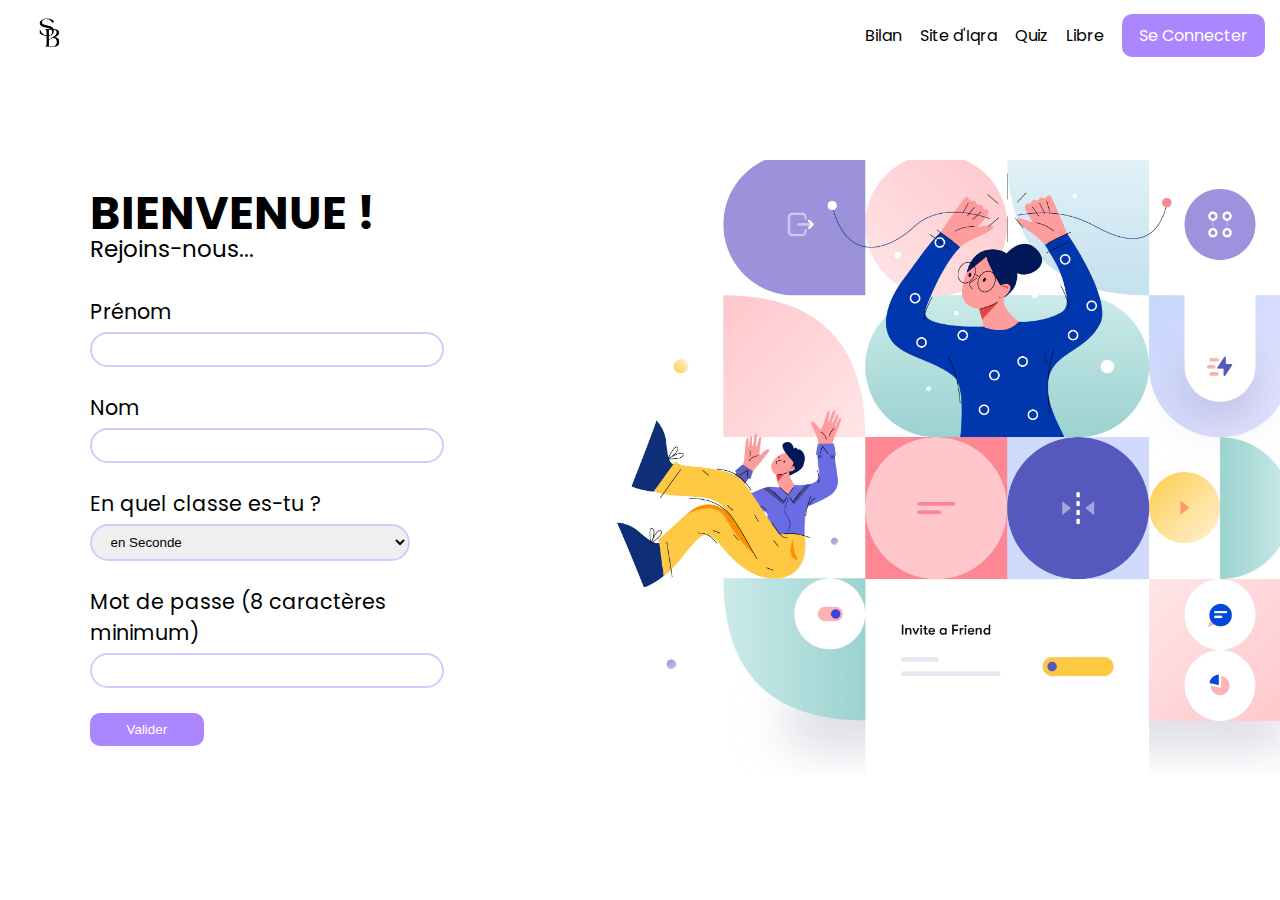
<file: index.html>
<!DOCTYPE html>
<html lang="fr">
<head>
    <meta charset="UTF-8">
    <meta name="viewport" content="width=device-width, initial-scale=1.0">
    <title>Accueil</title>
    <link href="style.css" rel="stylesheet">
    <script src="script.js"></script>
</head>
<link rel="preconnect" href="https://fonts.googleapis.com">
<link rel="preconnect" href="https://fonts.gstatic.com" crossorigin>
<link href="https://fonts.googleapis.com/css2?family=Poppins:ital,wght@0,500;1,700&display=swap" rel="stylesheet">

<body class="body_index" style="margin: 0;">
    <nav style="display: flex;justify-content: space-between; background-color: white;">
        <img src="logo.png" alt="">
        <div>
            <a href="bilan.html">Bilan</a>
            <a href="error.html">Site d'Iqra</a>
            <a href="quiz.html">Quiz</a>
            <a href="crea.html">Libre</a>
            <a href="index.html" class="connect">

                Se Connecter
            </a>
        </div>
    </nav>
    <main class="index_main">
        <section>
            <div class="index_main_titles">
                <h1>BIENVENUE !</h1>
                <p> Rejoins-nous...</p>
            </div>
            

            <form method="get" action="" class="index_body">
                <div>
                    <label>Prénom</label> 
                    <input type="text" name="prenom">
                </div>
                
                <div>
                    <label>Nom</label> 
                    <input type="text" name="nom">
                </div>
                
                <div>
                    <label for="classe">En quel classe es-tu ?</label>
                    <select name="classe" id="classe">
                        <option value="en seconde">en Seconde</option>
                        <option value="en première">en Première</option>
                        <option value="en terminale">en Terminale</option>
                    </select>
                </div>
                
                <div>
                    <label for="pass">Mot de passe (8 caractères minimum)</label>
                    <input type="password" id="pass" name="password" minlength="8" required />
                </div>
            
                <input type="submit" value="Valider" onclick = "erreur();"  />
            </form>
        </section>

        <section>
            <img src="index.jpg" alt="">
        </section>
    </main>
   
</body>


</html>
</file>
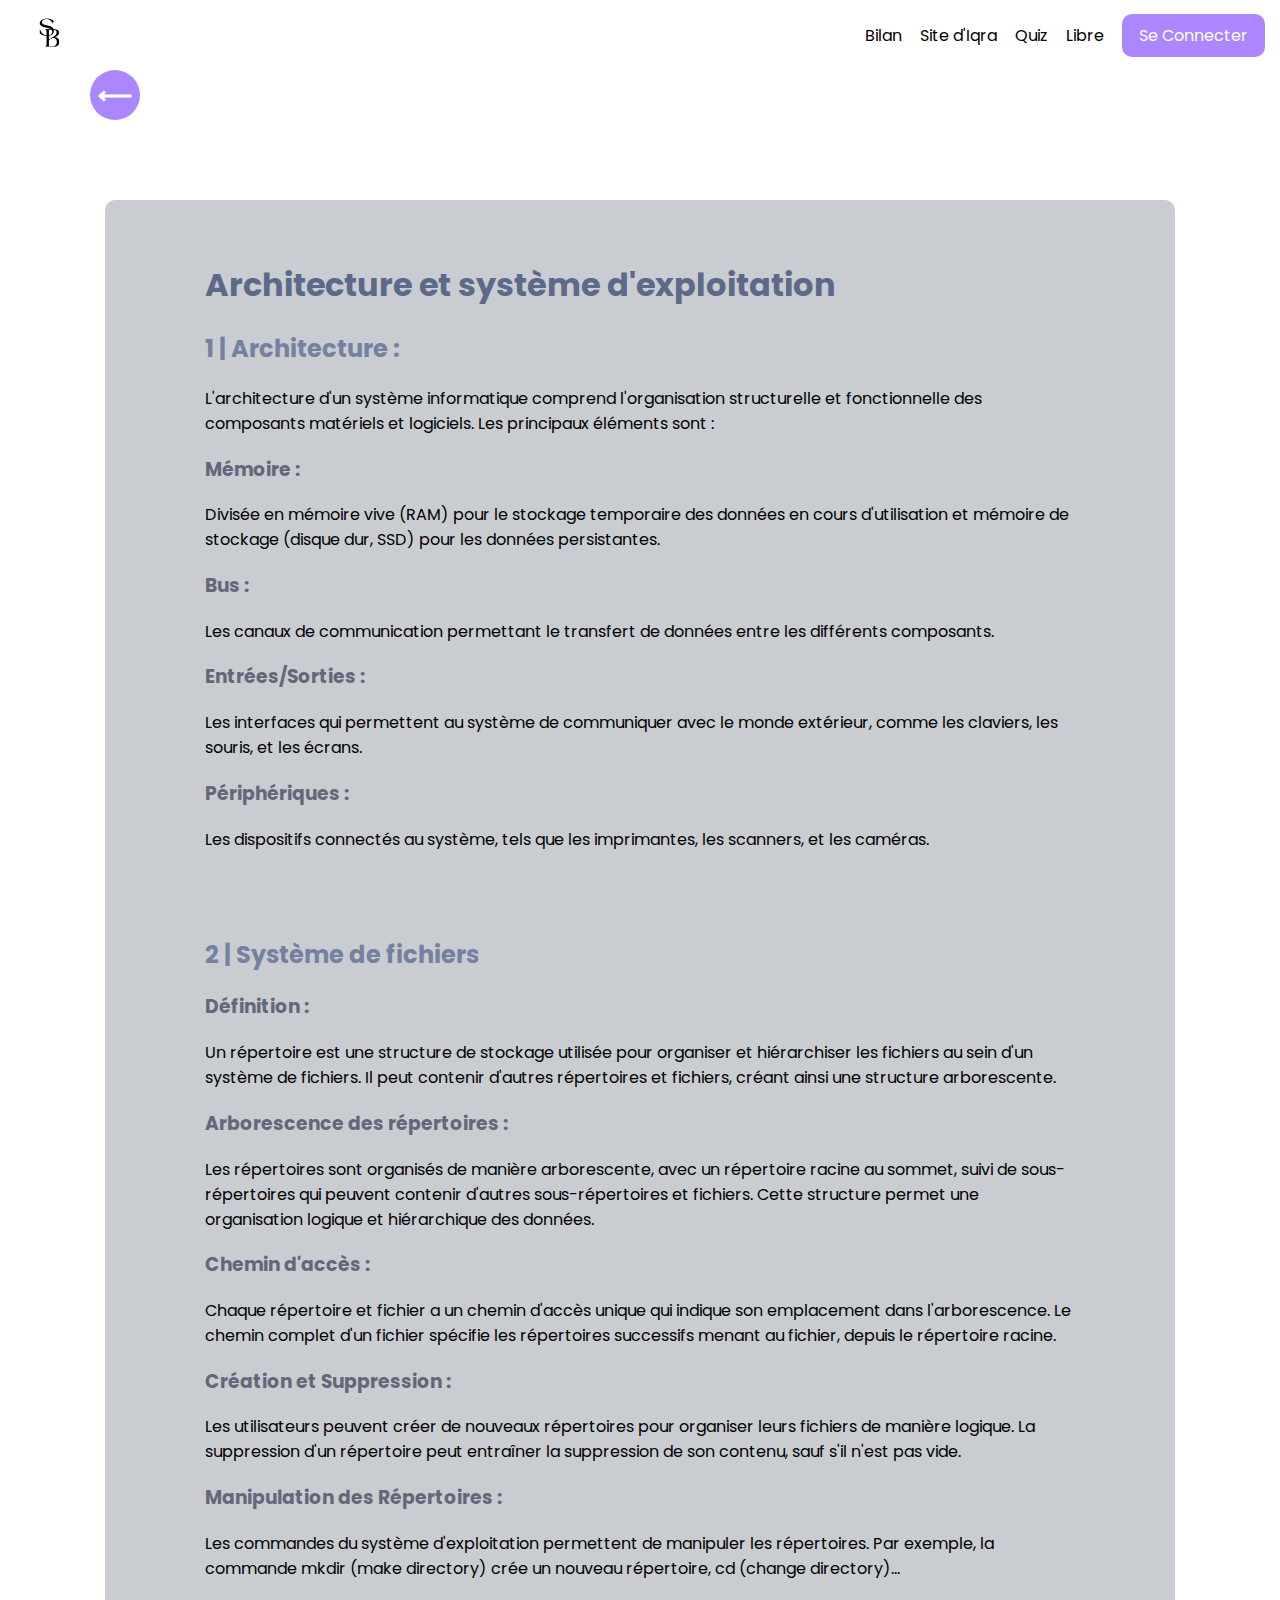
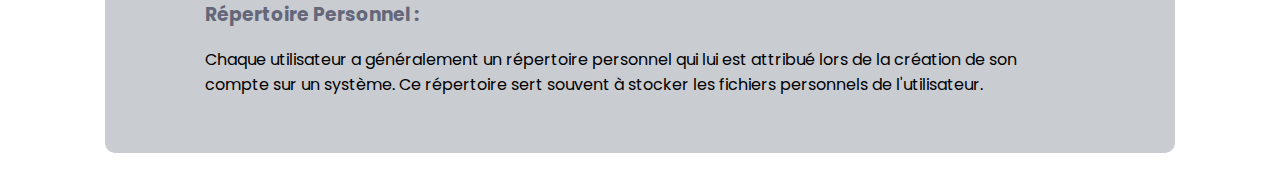
<file: arch.html>
<!DOCTYPE html>
<html lang="fr">
<head>
    <meta charset="UTF-8">
    <meta name="viewport" content="width=device-width, initial-scale=1.0">
    <title>Architecture et système d'exploitation</title>
    <link href="style.css" rel="stylesheet">

    <link rel="preconnect" href="https://fonts.googleapis.com">
<link rel="preconnect" href="https://fonts.gstatic.com" crossorigin>
<link href="https://fonts.googleapis.com/css2?family=Poppins:ital,wght@0,500;1,700&display=swap" rel="stylesheet">

</head>



<body class="body_arch"style="margin: 0;">
    <nav style="display: flex;justify-content: space-between; background-color: white;">
        <img src="logo.png" alt="">
        <div>
            <a href="bilan.html">Bilan</a>
            <a href="error.html">Site d'Iqra</a>
            <a href="quiz.html">Quiz</a>
            <a href="crea.html">Libre</a>
            <a href="index.html" class="connect">

                Se Connecter
            </a>
        </div>
    </nav>
    <div class="return">
        <a href="./bilan.html">⟵</a>
    </div>
    <section class="section_arch">
        <h1>Architecture et système d'exploitation</h1>
        <h2>1 | Architecture :</h2>
         <p>L'architecture d'un système informatique comprend l'organisation structurelle et fonctionnelle des composants matériels et logiciels. Les principaux éléments sont :</p> 
        <h3>Mémoire :</h3>
        <p>Divisée en mémoire vive (RAM) pour le stockage temporaire des données en cours d'utilisation et mémoire de stockage (disque dur, SSD) pour les données persistantes.</p>
        <h3>Bus :</h3> 
        <p>Les canaux de communication permettant le transfert de données entre les différents composants.</p>
        <h3>Entrées/Sorties :</h3> 
        <p>Les interfaces qui permettent au système de communiquer avec le monde extérieur, comme les claviers, les souris, et les écrans.</p>
        <h3>Périphériques :</h3> 
        <p>Les dispositifs connectés au système, tels que les imprimantes, les scanners, et les caméras.</p>
        <br><br>
        <h2>2 | Système de fichiers </h2>
        <h3>Définition :</h3> 
        <p>Un répertoire est une structure de stockage utilisée pour organiser et hiérarchiser les fichiers au sein d'un système de fichiers. Il peut contenir d'autres répertoires et fichiers, créant ainsi une structure arborescente.</p>
        <h3>Arborescence des répertoires :</h3> 
        <p>Les répertoires sont organisés de manière arborescente, avec un répertoire racine au sommet, suivi de sous-répertoires qui peuvent contenir d'autres sous-répertoires et fichiers. Cette structure permet une organisation logique et hiérarchique des données.</p>
        <h3>Chemin d'accès :</h3> 
        <p>Chaque répertoire et fichier a un chemin d'accès unique qui indique son emplacement dans l'arborescence. Le chemin complet d'un fichier spécifie les répertoires successifs menant au fichier, depuis le répertoire racine.</p>
        <h3>Création et Suppression :</h3>
         <p>Les utilisateurs peuvent créer de nouveaux répertoires pour organiser leurs fichiers de manière logique. La suppression d'un répertoire peut entraîner la suppression de son contenu, sauf s'il n'est pas vide.</p>
        <h3>Manipulation des Répertoires :</h3>
        <p>Les commandes du système d'exploitation permettent de manipuler les répertoires. Par exemple, la commande mkdir (make directory) crée un nouveau répertoire, cd (change directory)...  </p>
        <h3>Répertoire Personnel :</h3>
        <p> Chaque utilisateur a généralement un répertoire personnel qui lui est attribué lors de la création de son compte sur un système. Ce répertoire sert souvent à stocker les fichiers personnels de l'utilisateur.</p></section>


</body>
</html>
</file>
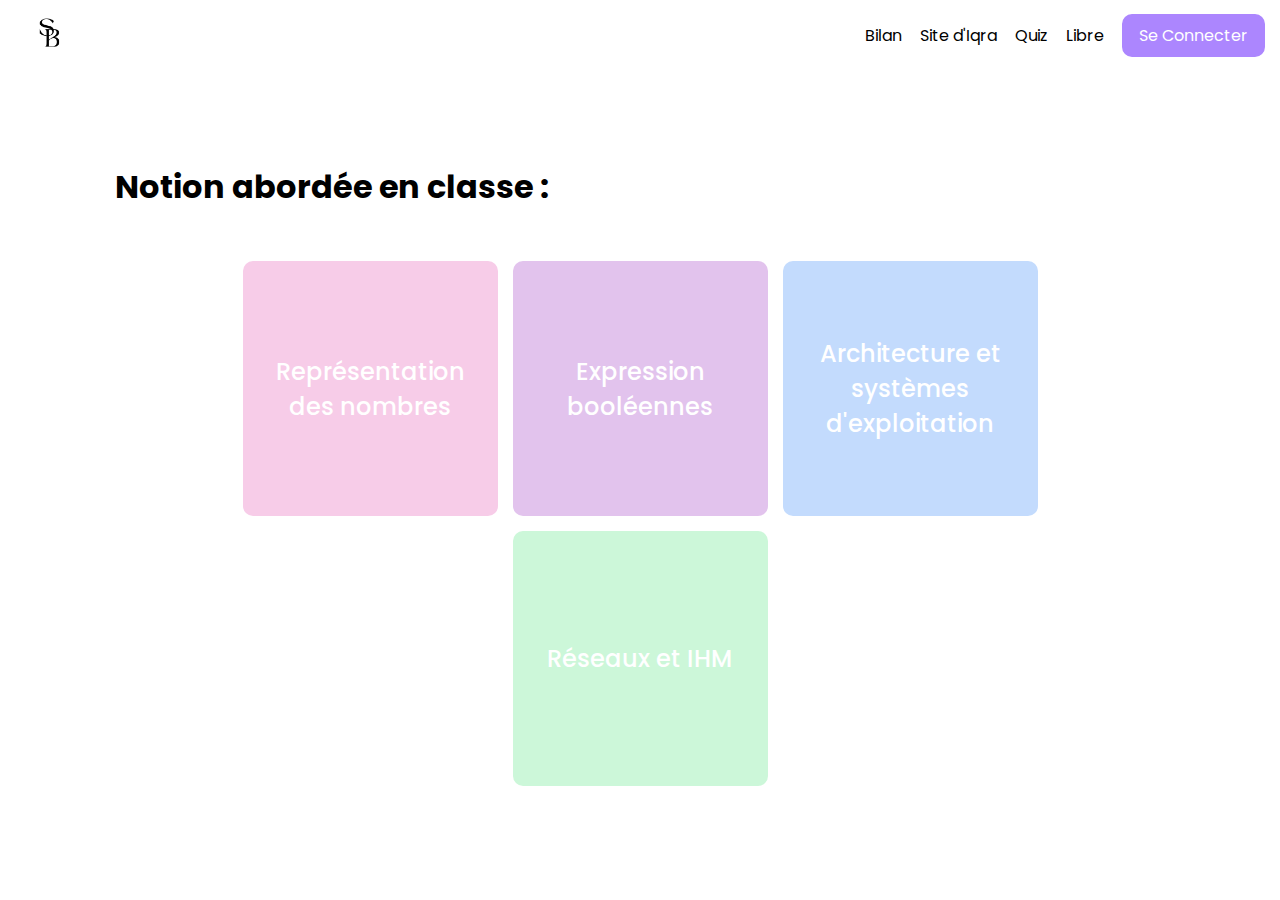
<file: bilan.html>
<!DOCTYPE html>
<html lang="fr">
<head>
    <meta charset="UTF-8">
    <meta name="viewport" content="width=device-width, initial-scale=1.0">
    <title>Bilan</title>
    <link href="style.css" rel="stylesheet">
</head>
<link rel="preconnect" href="https://fonts.googleapis.com">
<link rel="preconnect" href="https://fonts.gstatic.com" crossorigin>
<link href="https://fonts.googleapis.com/css2?family=Poppins:ital,wght@0,500;1,700&display=swap" rel="stylesheet">

<body class="body_bilan"style="margin: 0;"> 
    <nav>
        <img src="logo.png" alt="">
        <div>
            <a href="bilan.html">Bilan</a>
            <a href="error.html">Site d'Iqra</a>
            <a href="quiz.html">Quiz</a>
            <a href="crea.html">Libre</a>
            <a href="index.html" class="connect">
                
                Se Connecter
            </a>
        </div>
    </nav>

    <h1 class="notiontitle">Notion abordée en classe :</h1>

    <section class="liste_lecons">
        <div class="bloc_lecon"> 
            <a href="representation.html">
                <h2>Représentation des nombres</h2>
            </a>
        </div>

        <div class="bloc_lecon">
            <a href="express.html">
                <h2>Expression booléennes</h2>
            </a>
        </div>

        <div class="bloc_lecon">
            <a href="arch.html">
                <h2>Architecture et systèmes d'exploitation</h2>
            </a>
        </div>

        <div class="bloc_lecon">
            <a href="reseaux.html">
                <h2>Réseaux et IHM</h2>
            </a>
        </div>
    </section>
</file>
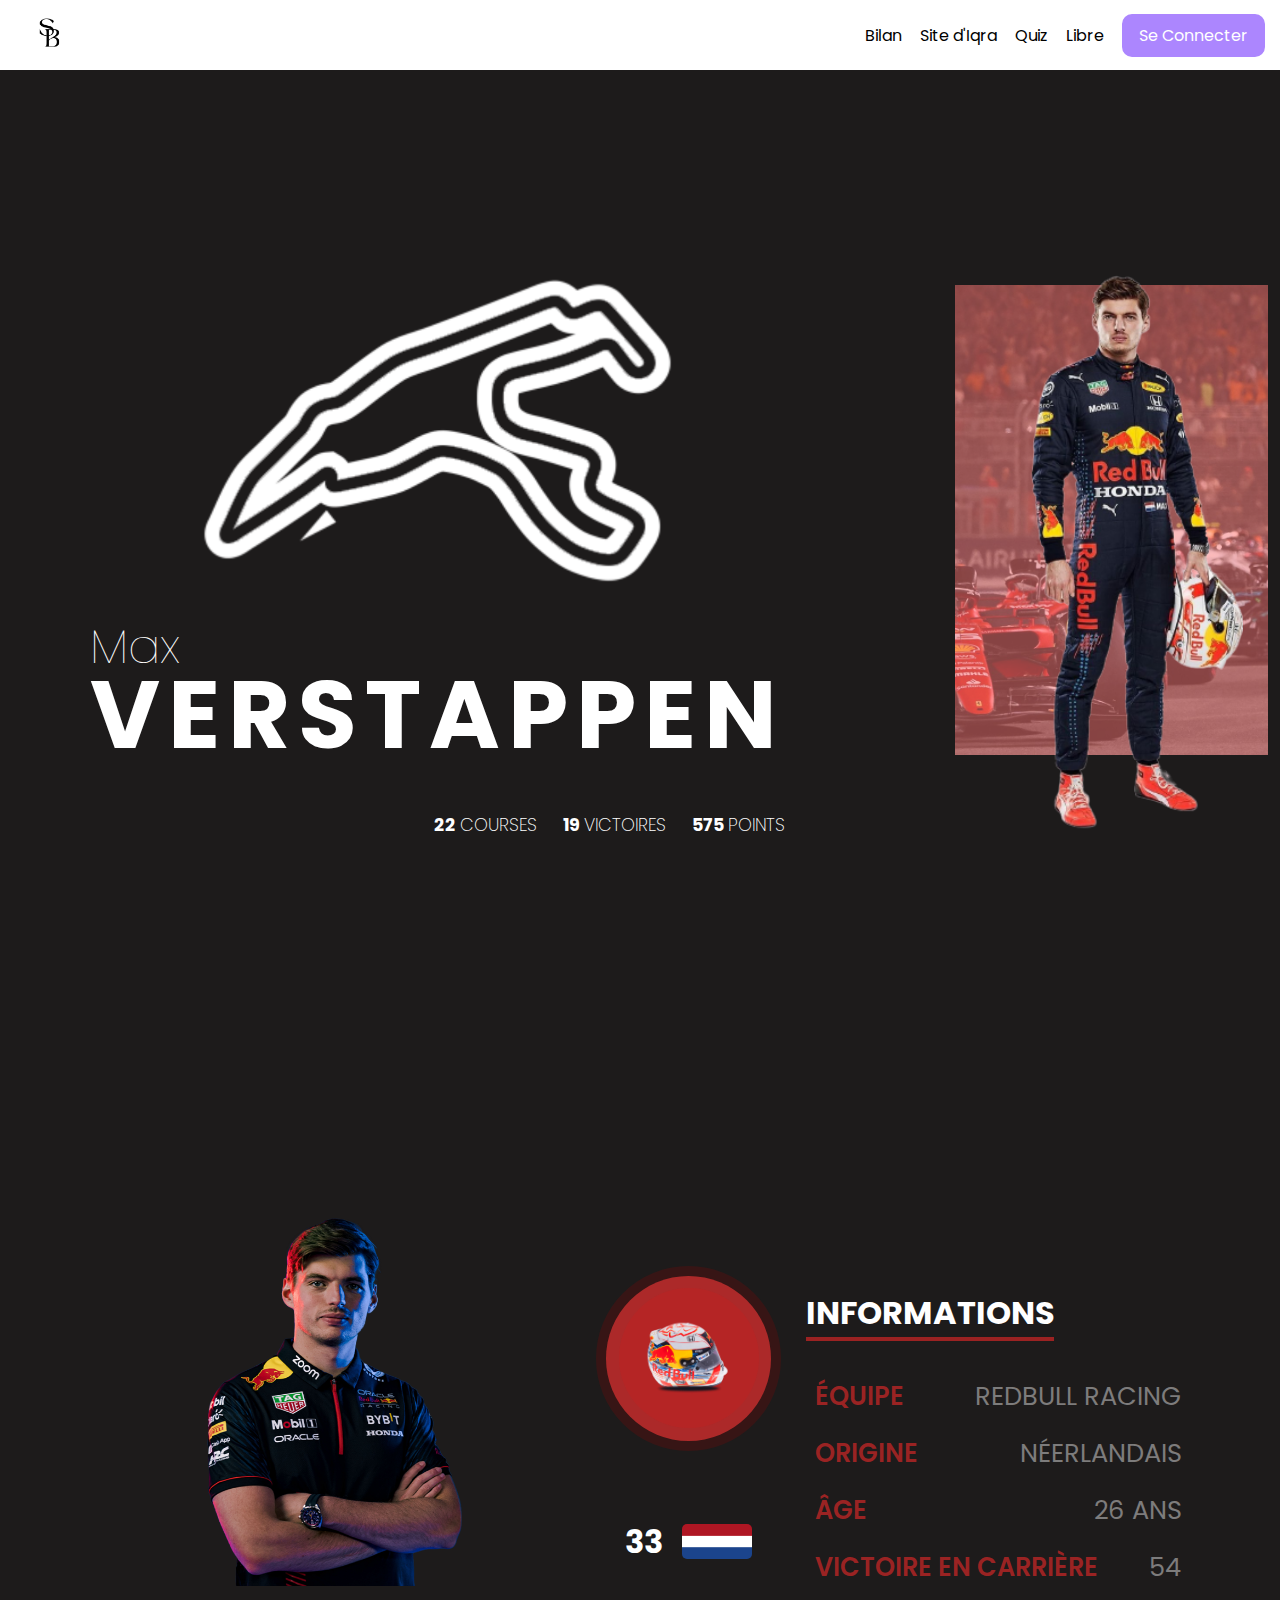
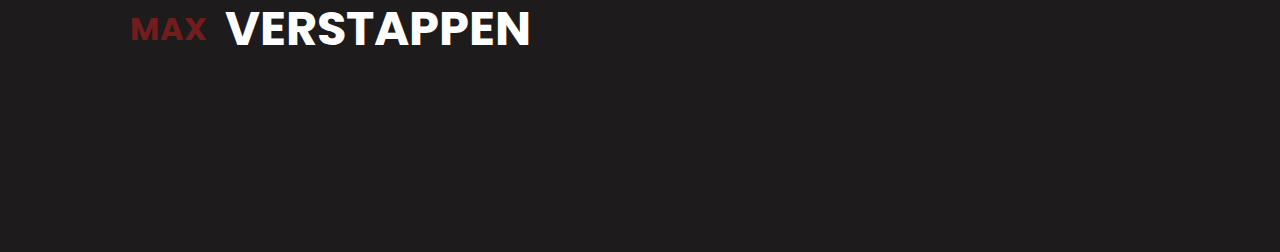
<file: crea.html>
<!DOCTYPE html>
<html lang="fr">
<head>
    <meta charset="UTF-8">
    <meta name="viewport" content="width=device-width, initial-scale=1.0">
    <title>Document</title>
    <link href="style.css" rel="stylesheet">

    <link rel="preconnect" href="https://fonts.googleapis.com">
    <link rel="preconnect" href="https://fonts.gstatic.com" crossorigin>
    <link href="https://fonts.googleapis.com/css2?family=Poppins:ital,wght@0,500;1,700&display=swap" rel="stylesheet">
    <link href="https://fonts.googleapis.com/css2?family=Poppins:wght@300&display=swap" rel="stylesheet">
</head>
<body class="body_crea"style="margin: 0;">
    <nav style="display: flex;justify-content: space-between; background-color: white;">

        <img src="logo.png" alt="">

        <div>
            <a href="bilan.html">Bilan</a>
            <a href="error.html">Site d'Iqra</a>
            <a href="quiz.html">Quiz</a>
            <a href="crea.html">Libre</a>
            <a href="index.html" class="connect">

                Se Connecter
            </a>
        </div>
    </nav>

    <main class="vers">
        <section class="left">
            <div class="circuitdiv">
                <img src="f1_2019_bel_outline.png" class="circuit" alt="">
            </div>
            <div class="titres">
                <h1><span>Max</span><br>VERSTAPPEN</h1>
            </div>
            <div class="stats">
                <p>22 <span>COURSES</span></p>
                <p>19 <span>VICTOIRES</span></p>
                <p>575 <span>POINTS</span></p>
            </div>

        </section>
        <section class="right">
            <div class="bg"></div>
            <img src="verstappen.png" alt="" class="personne">
        </section>
    </main>

    <section class="moreinfos">

        <div class="moreperso">
            <img src="ver.png" alt="">

            <div class="morepersotitres">
                <h2 class="morepersotitres_red">MAX</h2>
                <h2 class="morepersotitres_white">VERSTAPPEN</h2>
            </div>
        </div>

        <div class="morecasquedr">

            <div class="circleopacityfaible">
                <div class="circleopacitymed">
                    <div class="circleopacityforte">
                        <img src="casquee.png" alt="">
                    </div>
                </div>
            </div>

            <div class="moredrapeau">
                <h2>33</h2>
                <img src="./paysbas.png" alt="">
            </div>
        </div>

        <div class="moretxt">
            <h2>INFORMATIONS</h2>
            <div>
                <p class="white">ÉQUIPE</p>
                <p class="grey">REDBULL RACING</p>
            </div>
            <div>
                <p class="white">ORIGINE</p>
                <p class="grey">NÉERLANDAIS</p>
            </div>
            <div>
                <p class="white">ÂGE</p>
                <p class="grey">26 ANS</p>
            </div>
            <div>
                <p class="white">VICTOIRE EN CARRIÈRE</p>
                <p class="grey">54</p>
            </div>
           
        </div>
    </section>
</body>
</html>
</file>
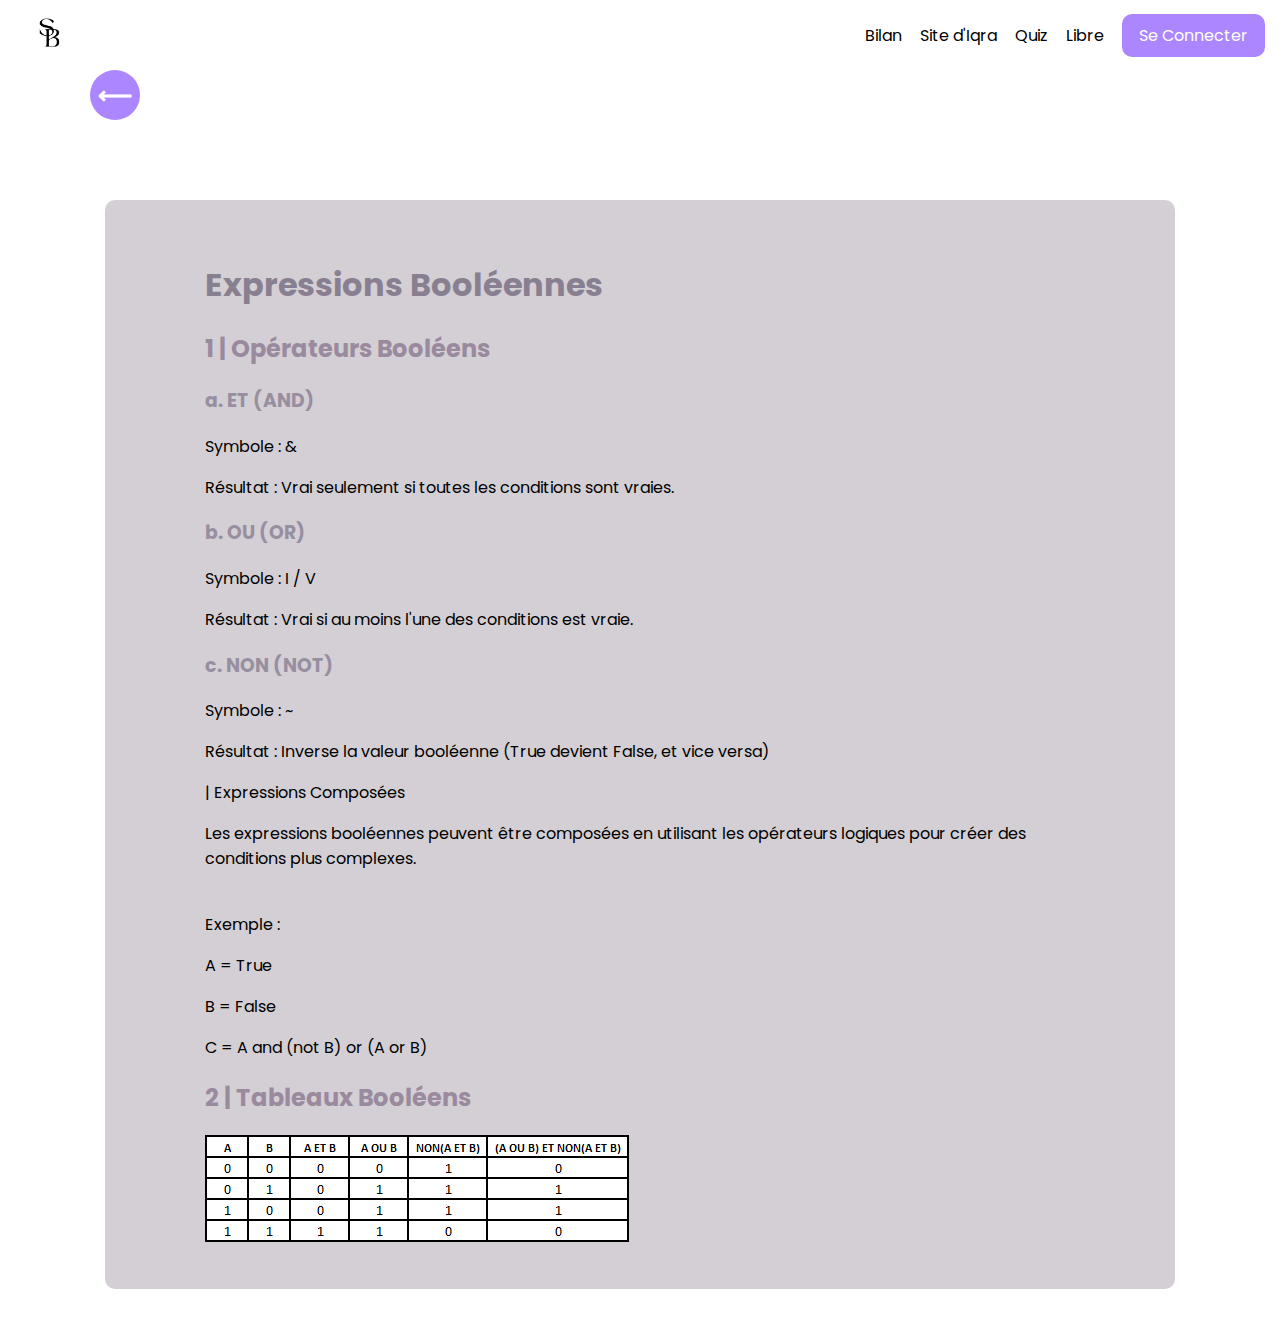
<file: express.html>
<!DOCTYPE html>
<html lang="fr">
<head>
    <meta charset="UTF-8">
    <meta name="viewport" content="width=device-width, initial-scale=1.0">
    <title>Expression boo</title>
    <link href="style.css" rel="stylesheet">
</head>
<link rel="preconnect" href="https://fonts.googleapis.com">
<link rel="preconnect" href="https://fonts.gstatic.com" crossorigin>
<link href="https://fonts.googleapis.com/css2?family=Poppins:ital,wght@0,500;1,700&display=swap" rel="stylesheet">

<body class="body_express"style="margin: 0;">
    <nav style="display: flex;justify-content: space-between; background-color: white;">
        <img src="logo.png" alt="">
        <div>
            <a href="bilan.html">Bilan</a>
            <a href="error.html">Site d'Iqra</a>
            <a href="quiz.html">Quiz</a>
            <a href="crea.html">Libre</a>
            <a href="index.html" class="connect">

                Se Connecter
            </a>
        </div>
    </nav>
    <div class="return">
        <a href="./bilan.html">⟵</a>
    </div>
    <section class="section_express"> 

        <h1>Expressions Booléennes</h1>
    
        <h2>1 | Opérateurs Booléens</h2>
        
        <h3>a. ET (AND)</h3>
            <p>Symbole : &</p>
            <p>Résultat : Vrai seulement si toutes les conditions sont vraies.</p>
        <h3>b. OU (OR)</h3>
            <p>Symbole  : I / V</p>
            <p>Résultat : Vrai si au moins l'une des conditions est vraie.</p>
        <h3>c. NON (NOT)</h3>
            <p>Symbole : ~</p>
            <p>Résultat : Inverse la valeur booléenne (True devient False, et vice versa)</p>
            <p>| Expressions Composées</p>
            <p>Les expressions booléennes peuvent être composées en utilisant les opérateurs logiques pour créer des conditions plus complexes.</p>
            <br/>
            Exemple :
            <p>A = True</p>
            <p>B = False</p>
            <p>C = A and (not B) or (A or B)</p> 
        
        <h2>2 | Tableaux Booléens </h2>
        <img src="tableXOR.png" /></section>

    
</body>
</html>
</file>
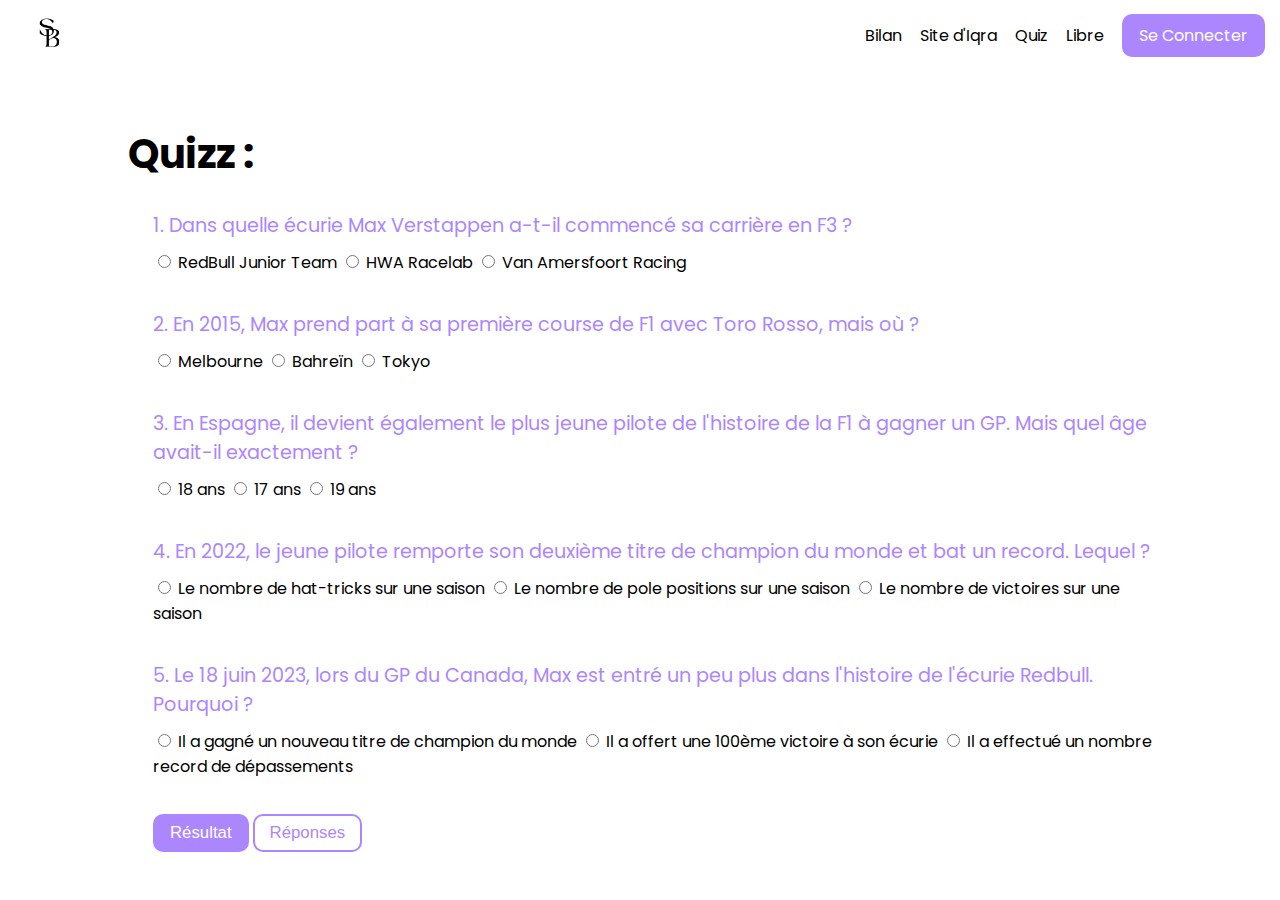
<file: quiz.html>
<!DOCTYPE html>
<html lang="fr">
<head>
    <meta charset="UTF-8">
    <meta name="viewport" content="width=device-width, initial-scale=1.0">
    <title>Quiz</title>
    <link href="style.css" rel="stylesheet">
    <link rel="preconnect" href="https://fonts.googleapis.com">
  <link rel="preconnect" href="https://fonts.gstatic.com" crossorigin>
  <link href="https://fonts.googleapis.com/css2?family=Poppins:ital,wght@0,500;1,700&display=swap" rel="stylesheet">
   
</head>


<body class="body_quiz" style="margin: 0;"> 

  <nav style="display: flex;justify-content: space-between; background-color: white;">
    <img src="logo.png" alt="">
    <div>
        <a href="bilan.html">Bilan</a>
        <a href="error.html">Site d'Iqra</a>
        <a href="quiz.html">Quiz</a>
        <a href="crea.html">Libre</a>
        <a href="index.html" class="connect">

            Se Connecter
        </a>
    </div>
  </nav>

  <main class="quizzsection">
    <h1>Quizz :</h1>

    <form id="quizForm">

      <div>
        <p>1. Dans quelle écurie Max Verstappen a-t-il commencé sa carrière en F3 ?</p>
        <label>
          <input type="radio" name="q1" value="redbulljuniorteam"> RedBull Junior Team
        </label>
        <label>
          <input type="radio" name="q1" value="hwaracelab"> HWA Racelab
        </label>
        <label>
          <input type="radio" name="q1" value="vanamersfoortracing"> Van Amersfoort Racing
        </label>
      </div>
      
      <div>
        <p>2. En 2015, Max prend part à sa première course de F1 avec Toro Rosso, mais où ?</p>
        <label>
          <input type="radio" name="q2" value="melbourne"> Melbourne
        </label>
        <label>
          <input type="radio" name="q2" value="bahreïn"> Bahreïn
        </label>
        <label>
          <input type="radio" name="q2" value="tokyo"> Tokyo
        </label>
      </div>
    
      <div>
        <p>3. En Espagne, il devient également le plus jeune pilote de l'histoire de la F1 à gagner un GP. Mais quel âge avait-il exactement ?</p>
        <label>
          <input type="radio" name="q3" value="18ans"> 18 ans
        </label>
        <label>
          <input type="radio" name="q3" value="17ans"> 17 ans
        </label>
        <label>
          <input type="radio" name="q3" value="19ans"> 19 ans
        </label>
      </div>
    
      <div>
        <p>4. En 2022, le jeune pilote remporte son deuxième titre de champion du monde et bat un record. Lequel ?</p>
        <label>
          <input type="radio" name="q4" value="lenombredehattrickssurunesaison"> Le nombre de hat-tricks sur une saison
        </label>
        <label>
          <input type="radio" name="q4" value="lenombredepolepositionssurunesaison"> Le nombre de pole positions sur une saison
        </label>
        <label>
          <input type="radio" name="q4" value="lenombredevictoiressurunesaison"> Le nombre de victoires sur une saison
        </label>
      </div>

      <div>
        <p>5. Le 18 juin 2023, lors du GP du Canada, Max est entré un peu plus dans l'histoire de l'écurie Redbull. Pourquoi ?</p>
        <label>
          <input type="radio" name="q5" value="Ilagagneunnouveautitredechampiondumonde"> Il a gagné un nouveau titre de champion du monde
        </label>
        <label>
          <input type="radio" name="q5" value="ilaoffertune100emevictoireasonecurie"> Il a offert une 100ème victoire à son écurie
        </label>
        <label>
          <input type="radio" name="q5" value="ilaeffectueunnombrerecorddedepassements"> Il a effectué un nombre record de dépassements
        </label>
      </div>

      <button type="button"class="btnresult" onclick="calculateScore()">Résultat</button>
      <button type="button" class="btnrep" onclick="showAnswers()">Réponses</button>
    </form>
  </main>
    
    
    <script>
      function calculateScore() {
        var score = 0;
        var questions = document.getElementById('quizForm').getElementsByTagName('input');
    
        for (var i = 0; i < questions.length; i++) {
          if (questions[i].type === 'radio' && questions[i].checked) {
      
            if (questions[i].value === 'vanamersfoortracing' || questions[i].value === 'melbourne' || questions[i].value === '18ans' || questions[i].value === 'lenombredevictoiressurunesaison' || questions[i].value === 'ilaoffertune100emevictoireasonecurie') {
              score++;
            }
          }
        }
    
        alert('Votre score est : ' + score + ' sur 5');
      }
    
      function showAnswers() {
       
        var answers = {
          q1: 'Max Verstappen a commencé sa carrière en F3 au Van Amersfoort Racing.',
          q2: 'Max prend part à sa première course de F1 avec Toro Rosso à Melbourne.',
          q3: 'Il avait 18 ans.',
          q4: 'Le nombre de victoires sur une saison',
          q5: 'Car il a offert une 100ème victoire à son écurie'
        };
    
        var message = 'Réponses:\n\n';
        for (var key in answers) {
          if (answers.hasOwnProperty(key)) {
            message += answers[key] + '\n';
          }
        }
    
        alert(message);
      }
    </script>
</body>
</html>
</file>
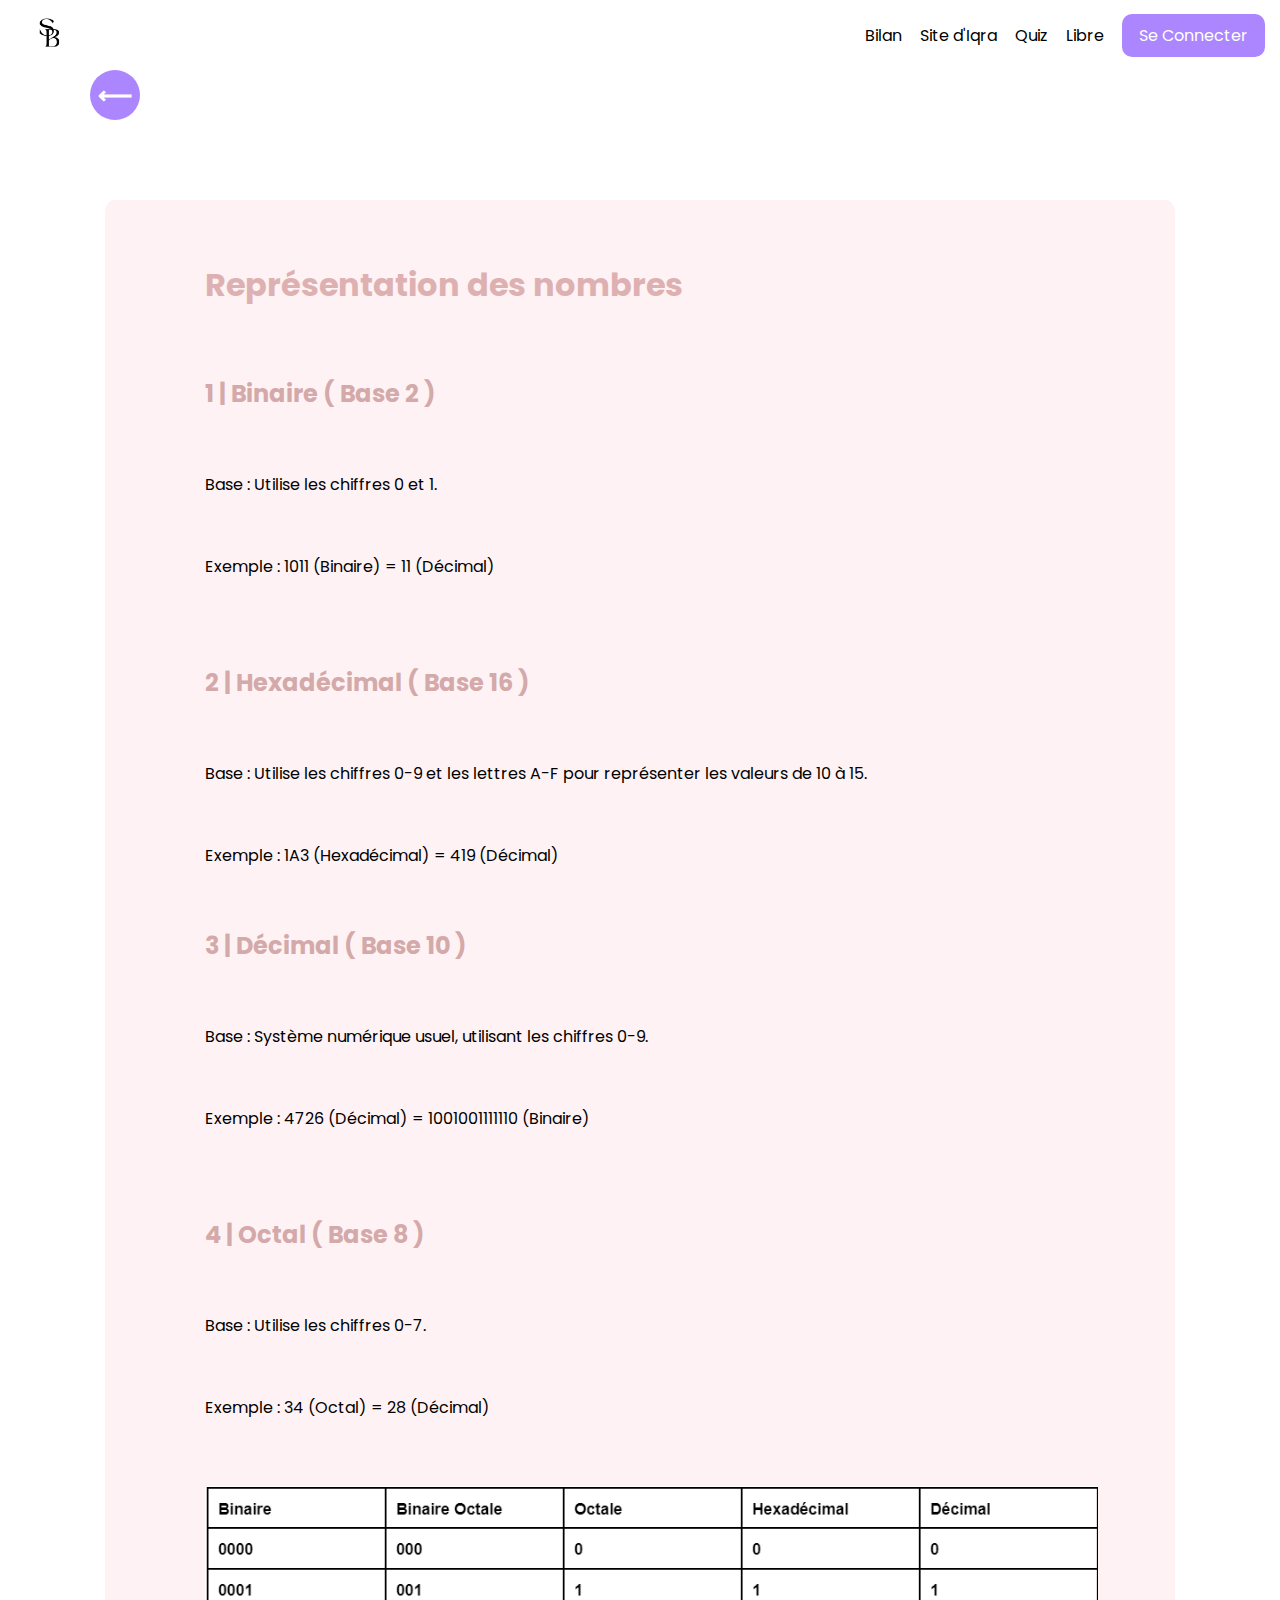
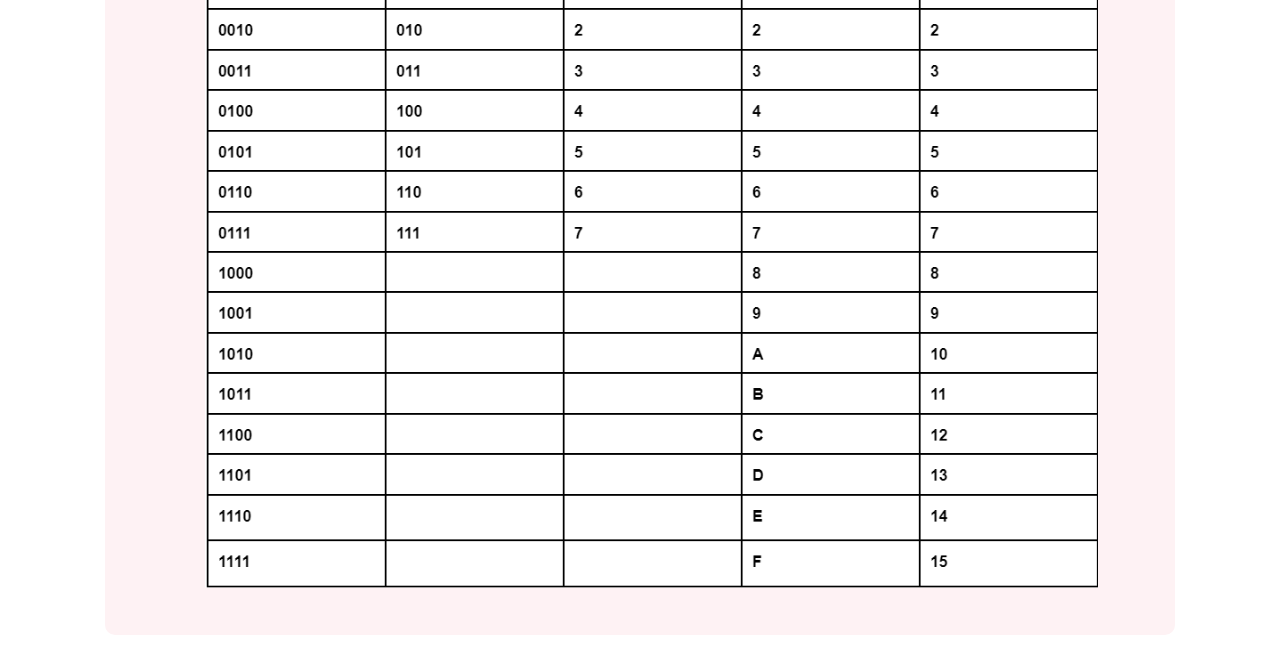
<file: representation.html>
<!DOCTYPE html>
<html lang="fr">
<head>
    <meta charset="UTF-8">
    <meta name="viewport" content="width=device-width, initial-scale=1.0">
    <title>Représentation des nombres</title>
    <link href="style.css" rel="stylesheet">
</head>
<link rel="preconnect" href="https://fonts.googleapis.com">
<link rel="preconnect" href="https://fonts.gstatic.com" crossorigin>
<link href="https://fonts.googleapis.com/css2?family=Poppins:ital,wght@0,500;1,700&display=swap" rel="stylesheet">

<body class="body_repre"style="margin: 0;">
    <nav style="display: flex;justify-content: space-between; background-color: white;">
        <img src="logo.png" alt="">
        <div>
            <a href="bilan.html">Bilan</a>
            <a href="error.html">Site d'Iqra</a>
            <a href="quiz.html">Quiz</a>
            <a href="crea.html">Libre</a>
            <a href="index.html" class="connect"> 

                Se Connecter
            </a>
        </div>
    </nav>
    <div class="return">
        <a href="./bilan.html">⟵</a>
    </div>
    <section class="section_repre">
        
        <h1>Représentation des nombres</h1>
        <br/>
        <h2>1 | Binaire ( Base 2 )</h2>
        <br>
        <p>Base : Utilise les chiffres 0 et 1.</p>
        <br>
        <p>Exemple : 1011 (Binaire) = 11 (Décimal)</p>
        <br/><br/>
        <h2>2 | Hexadécimal ( Base 16 )</h2>
        <br>
        <p>Base : Utilise les chiffres 0-9 et les lettres A-F pour représenter les valeurs de 10 à 15.</p>
        <br>
        <p>Exemple : 1A3 (Hexadécimal) = 419 (Décimal)</p>
        <br>
        <h2>3 | Décimal ( Base 10 )</h2>
        <br>
        <p>Base : Système numérique usuel, utilisant les chiffres 0-9.</p>
        <br>
        <p>Exemple : 4726 (Décimal) = 1001001111110 (Binaire)</p>
        <br/><br/>
        <h2>4 |  Octal ( Base 8 )</h2>
        <br>
        <p> Base : Utilise les chiffres 0-7.</p>
        <br>
        <p>Exemple : 34 (Octal) = 28 (Décimal)</p>
        <br><br> 
        <img src="tableau.png" />

    </section>
   
</body>
</html>
</file>
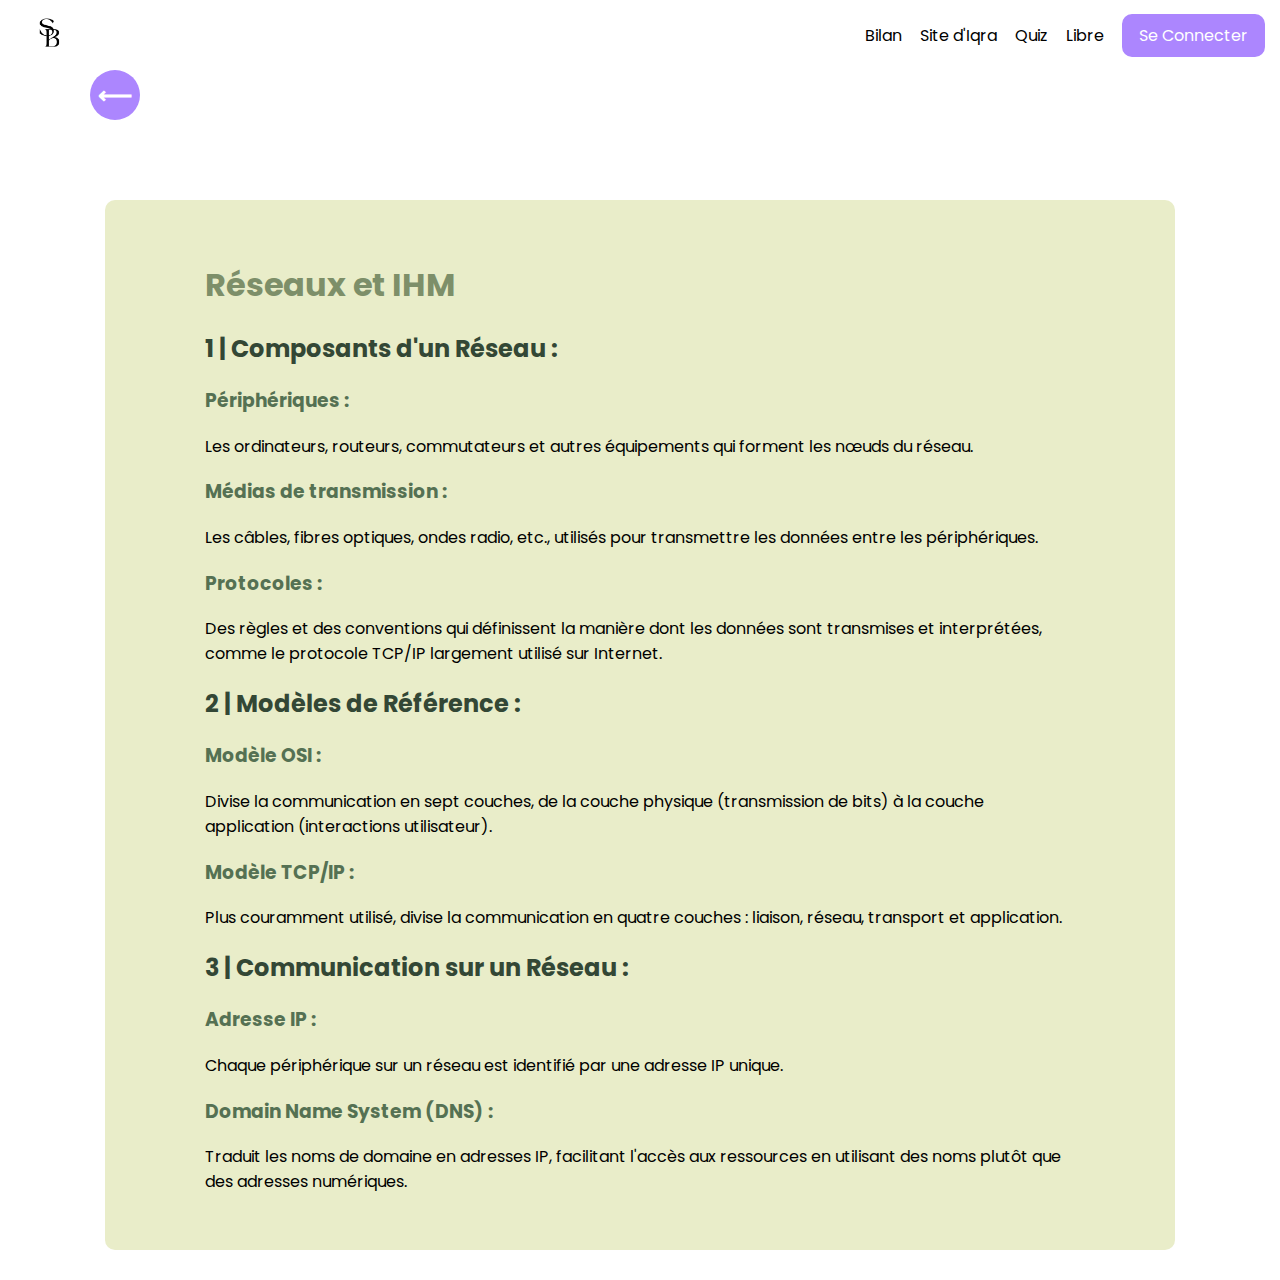
<file: reseaux.html>
<!DOCTYPE html>
<html lang="fr">
<head>
    <meta charset="UTF-8">
    <meta name="viewport" content="width=device-width, initial-scale=1.0">
    <title>Document</title>
    <link href="style.css" rel="stylesheet">
</head>
<link rel="preconnect" href="https://fonts.googleapis.com">
<link rel="preconnect" href="https://fonts.gstatic.com" crossorigin>
<link href="https://fonts.googleapis.com/css2?family=Poppins:ital,wght@0,500;1,700&display=swap" rel="stylesheet">

<body class="reseaux_body"style="margin: 0;">
    <nav style="display: flex;justify-content: space-between; background-color: white;">
        <img src="logo.png" alt="">
        <div>
            <a href="bilan.html">Bilan</a>
            <a href="error.html">Site d'Iqra</a>
            <a href="quiz.html">Quiz</a>
            <a href="crea.html">Libre</a>
            <a href="index.html" class="connect">
                
                Se Connecter
            </a>
        </div>
    </nav>
    <div class="return">
        <a href="./bilan.html">⟵</a>
    </div>
    <section class="section_reseaux">
        <h1>Réseaux et IHM</h1>
        <h2>1 | Composants d'un Réseau :</h2>
    <h3>Périphériques :</h3>
     <p>Les ordinateurs, routeurs, commutateurs et autres équipements qui forment les nœuds du réseau.</p> 
    <h3>Médias de transmission :</h3> 
    <p>Les câbles, fibres optiques, ondes radio, etc., utilisés pour transmettre les données entre les périphériques.</p>
    <h3>Protocoles :</h3> 
    <p>Des règles et des conventions qui définissent la manière dont les données sont transmises et interprétées, comme le protocole TCP/IP largement utilisé sur Internet.</p>
    <h2>2 | Modèles de Référence :</h2>
    <h3>Modèle OSI :</h3>
    <p>Divise la communication en sept couches, de la couche physique (transmission de bits) à la couche application (interactions utilisateur).</p>
    <h3>Modèle TCP/IP :</h3>
    <p>Plus couramment utilisé, divise la communication en quatre couches : liaison, réseau, transport et application.</p>
    <h2>3 | Communication sur un Réseau :</h2>
    <h3>Adresse IP : </h3>
    <p>Chaque périphérique sur un réseau est identifié par une adresse IP unique.</p>
    <h3>Domain Name System (DNS) : </h3>
    <p>Traduit les noms de domaine en adresses IP, facilitant l'accès aux ressources en utilisant des noms plutôt que des adresses numériques.</p>
    </section>
 
</body>
</html>
</file>
<file: style.css>
body{
    font-family: 'Poppins', sans-serif;
    margin: 0;
}

/* Page Bilan  */

.body_bilan {
    background: linear-gradient(90deg, #ffffff, #ffffff);
    color: rgb(0, 0, 0); 
}

h2 {
    color: white;
}

.bloc_lecon a {
    text-decoration: none;
    color: white;
    
}


.liste_lecons {
    display: flex;
    flex-wrap: wrap; 
    flex-direction: row;
    align-items: center;
    justify-content: center;
    gap: 15px;
    margin: 50px 175px;
}
.notiontitle {
    padding: 8vh 7vw 0 9vw;
}

.bloc_lecon {
    background-color: antiquewhite;
    height: 225px;
    width: 225px;
    padding: 15px;
    border-radius: 10px;
    display: flex;
    justify-content: center;
    align-items: center;
    

}
.bloc_lecon h2 {
     text-align: center; 
    font-weight: 500;
    color: #ffffff;
     
}

.bloc_lecon:nth-child(1) {
    background-color: rgb(247, 204, 232)   
}
.bloc_lecon:nth-child(2) {
    background-color: rgb(226, 195, 237)   
}
.bloc_lecon:nth-child(3) {
    background-color: rgb(195, 219, 253)   
}
.bloc_lecon:nth-child(4) {
    background-color: rgb(204, 247, 217)   
}

/* Page représentation des nombres */

    .section_repre {
        max-width: 870px;
        min-width: 870px;
        min-height: 600px;
        padding: 40px 100px;
        background-color:#FEF2F4;
        border-radius: 10px;
        overflow: hidden;
        margin: 80px auto 30px;
    }
    
    .section_repre h1 {
    color: #ddb1b1;
    }
    
    .section_repre h2 {
        color: #d4a9a9;
        }
   

/* Page Expression Booléeennes */

.section_express {
    max-width: 870px;
    min-width: 870px;
    min-height: 600px;
    padding: 40px 100px;
    background-color:#d3cfd4;
    border-radius: 10px;
    overflow: hidden;
    margin: 80px auto 30px;
}

.section_express h1 {
color: #888091;
}

.section_express h2 {
    color: #9a8a9e;
    }

    .section_express h3 {
        color: #978ea0;
        }        
        

/* Page Réseaux et IHM */

.section_reseaux {
    max-width: 870px;
    min-width: 870px;
    min-height: 600px;
    padding: 40px 100px;
    background-color:#E9EDC9;
    border-radius: 10px;
    overflow: hidden;
    margin: 80px auto 30px;    
}

.section_reseaux h1 {
color: #7D8F69;
}

.section_reseaux h2 {
    color: #334735;
    }

    .section_reseaux h3 {
        color: #557153;
        }
        
/* Page Architecture et système */

.section_arch {
    max-width: 870px;
    min-width: 870px;
    min-height: 600px;
    padding: 40px 100px;
    background-color:#c9ccd0;
    border-radius: 10px;
    overflow: hidden;
    margin: 80px auto 30px;
}

.section_arch h1 {
color: #5c6988;
}

.section_arch h2 {
    color: #7481a0;
    }

    .section_arch h3 {
        color: #64677a;
        }        
        
/* Page de Construction */

.text_soon {
    letter-spacing: -3px;
    margin-bottom: 0;
    text-transform: uppercase;
}

.text_soon span:nth-child(1) {
    color: rgb(99, 75, 75);
    margin-right: 15px;
}
.text_soon span:nth-child(2) {
    color: rgb(132, 98, 98);
    margin-right: 5px;
}
.text_soon span:nth-child(3) {
    color: rgb(108, 89, 89);
    margin-right: 5px;
}
.text_soon span:nth-child(4) {
    color: rgb(145, 126, 126);
    margin-right: 5px;
}
.text_soon span:nth-child(5) {
    color: rgb(187, 169, 169);
    margin-right: 5px;
}
.text_soon span:nth-child(6) {
    color: rgb(200, 184, 184);
    margin-right: 5px;
}.text_soon span:nth-child(7) {
    color: rgb(221, 215, 215);
    margin-right: 5px;
}
.text_soon span:nth-child(8) {
    color: rgb(241, 234, 234);
    margin-right: 5px;
}

th,td {
    border: 3px solid rgb(172, 134, 254);
    padding: 13px 22px;
}
table {
    border-collapse: collapse;
}

/* Page Index */

.index_body {
display : flex;
flex-direction: column;
gap: 15px;

}

input[type="submit" i] {
    width: fit-content;
}

.img_body {
    width: 450px;
}

/* Error */

.body_error {
    background-color: rgb(31, 31, 31);
    color: rgb(243, 243, 243);
}
.error_main {
    height: 95vh;
    display: flex;
    align-items: center;
    justify-content: center;
}

.error {
    display: flex;
    flex-direction: column;
    align-items: center;
    justify-content: center;
    gap: 100px;
    text-align: center;
    margin: 20px;
}

.error  div .text_soon {
    font-size: 1.1em;
}

.error  div .text_soon span:nth-child(1) {
    color: rgb(210, 203, 255);
}

.error  div .text_soon span:nth-child(2) {
    color: rgb(198, 190, 255);
}

.error  div .text_soon span:nth-child(3) {
    color: rgb(200, 191, 255);
}

.error  div .text_soon span:nth-child(4) {
    color: rgb(183, 172, 255);
}

.error  div .text_soon span:nth-child(5) {
    color: rgb(163, 149, 255);
}

.error  div .text_soon span:nth-child(6) {
    color: rgb(137, 119, 255);
}

.error  div .text_soon span:nth-child(7) {
    color: rgb(115, 94, 255);
}

.error  div .text_soon span:nth-child(8) {
    color: rgb(105, 82, 255);
}

.error div h1 {
    font-size: 3.5em;
    font-weight: bold;
    margin-top: 0;
}

.error div a {
    background-color: rgb(172, 134, 254);
    border: solid 2px rgb(172, 134, 254);
    border-radius: 50px;
    padding: 10px 25px;
    transition: ease 0.2s;
    color: white;
    text-decoration: none;
}

.error div a:hover {
    background-color: transparent;
    transition: ease 0.2s;
}

/* Index */
main.index_main {
    display: flex;
    flex-direction: row;
    align-items: center;
    justify-content: space-between;
    margin-top: 10vh;
    font-size: 23px;
}

.index_main section:nth-child(1) {
    margin-left: 7vw;
}

.index_main_titles h1 {
    margin: 0;
    line-height: 28px;
    font-size: 2em;
}

.index_main_titles p {
    margin:  5px 0 30px 0;
}

.index_main section form div  {
    display: flex;
    flex-direction: column;
    align-items: flex-start;
    gap: 5px;
    margin-bottom: 10px;
    width: 25vw;
}

.index_main section form div label {
    font-size: 0.9em;
}

.index_main section form div input, .index_main section form div select {
    border: solid 2px rgb(210, 203, 255);
    border-radius: 50px;
    padding: 8px 15px;
    width: 100%;
}

.index_main section img {
    height: 615px;
    width: auto;
}

.index_main input[type="submit"] {
    background-color: rgb(172, 134, 254);
    border: solid 2px rgb(172, 134, 254);
    color: white;
    padding: 7px 35px;
    border-radius: 10px;
    transition: ease 0.2s;
    cursor: pointer;
}

.index_main input[type="submit"]:hover {
    background-color: transparent;
    color: rgb(172, 134, 254);
    transition: ease 0.2s;
}

/* Créa */
.vers {
    display: flex;
    flex-direction: row;
    align-items: center;
    margin: 2vh 7vw;
    justify-content: space-evenly;
    gap: 170px;
    height: 100vh;
}

.vers .left {
    width: fit-content;
}

.vers .left .titres h1 {
    margin: 0;
    line-height: 68px;
    font-weight: bold;
    font-size: 6em;
    letter-spacing: 8px;
    color: #ffffff;
}

.vers .left .titres h1 span {
    font-size: 0.5em !important;
    font-weight: 100;
    letter-spacing: normal;
}

.vers .left .stats {
    width: 100%;
    display: flex;
    flex-direction: row;
    gap: 26px;
    justify-content: flex-end;
    align-items: center;
    margin-top: 45px;
}

.vers .left .stats p {
    font-weight: bold;
    font-size: 1.1em;
    color: #ffffff;
}

.vers .left .stats p span {
    font-weight: 200;
}

.vers .right .bg {
    height: 470px;
    width: 313px;
    position: relative;
    top: 270px;
    z-index: -1;
}

.bg::after {
    content: '';
    height: 470px;
    width: 313px;
    display: block;
    position: absolute;
    background: #ff7e7e87;
}
.bg {
    background-image: url(./f1voiture.jpg);
    background-size: cover;
    background-position: center;
    width: 250px;
    height: 350px;
}
.circuit {
    width: 475px;
    position: relative;
    top: 36px;
}
.circuitdiv {
    display: flex;
    justify-content: center;
    margin-bottom: 20px;
}
.personne {
    height: 569px;
    position: relative;
    bottom: 219px;
    left: 70px;
}

.moreinfos {
    display: flex;
    flex-direction: row;
    justify-content: space-between;
    align-items: center;
    padding: 2vh 7vw;
    min-height: 90vh;
}

.moreperso {
    display: flex;
    flex-direction: column;
    align-items: center;
}

.moreperso img {
    height: 400px;
}

.morepersotitres {
    padding: 7px 40px;
    gap: 10px;
    display: flex;
    flex-direction: row;
    align-items: center;
    gap: 18px;
}

.morepersotitres h2 {
    margin: 0;
}

.morepersotitres_red {
    color: rgb(114, 29, 29);
    font-size: 2em;
}

.morepersotitres_white {
    font-size: 3em;
    color: rgb(255, 255, 255);
}

.morecasquedr {
    display: flex;
    flex-direction: column;
    align-items: center;
    gap: 40px;
}

.circleopacityfaible {
    height: 185px;
    width: 185px;
    border-radius: 50%;
    background-color: #9f000033;
    display: flex;
    align-items: center;
    justify-content: center;
}

.circleopacitymed {
    height: 165px;
    width: 165px;
    border-radius: 50%;
    background-color: #d93232b8;
    display: flex;
    justify-content: center;
    align-items: center;
}

.circleopacityforte {
    height: 140px;
    width: 140px;
    border-radius: 50%;
    background-color: #b72525d1;
    display: flex;
    justify-content: center;
    align-items: center;
}

.circleopacityfaible img {
    height: 80px;
    width: auto;
    display: flex;
    justify-content: center;
    align-items: center;
}

.moredrapeau {
    display: flex;
    flex-direction: row;
    align-items: center;
    gap: 19px;
}

.moredrapeau h2 {
    color: rgb(255, 255, 255);
    font-size: 2em;
}

.moredrapeau img {
    width: 70px;
    height: 35px;
    border-radius: 5px;
}

.moretxt {
    width: 30vw;
}

.moretxt h2 {
    font-size: 2em;
    border-bottom: solid 4px #b72525d1;
    color: rgb(255, 255, 255);
    width: fit-content;
}

.moretxt div {
    display: flex;
    flex-direction: row;
    align-items: center;
    justify-content: space-between;
}

.moretxt div p {
    font-size: 1.6em;
    margin: 9px;
}

.moretxt div .white {
    color: #b72525d1;
    font-weight: 600;
}

.moretxt div .grey {
    color: rgb(125, 124, 124);
}

.body_crea {
    background-color: rgb(29, 27, 27);
    }

/* Nav */
nav {
    display: flex;
    flex-direction: row;
    align-items: center;
    justify-content: space-between;
    padding: 10px 15px;
    padding: 0px 15px;
    background-color: white;
    position: sticky;
    z-index: 10;
}

nav img {
    height: 70px;
    width: auto;
}

nav div {
    display: flex;
    gap: 18px;
    align-items: center;
}

nav div a {
    text-decoration: none;
    color: black;
}

nav div .connect {
    background-color: rgb(172, 134, 254);
    border: solid 2px rgb(172, 134, 254);
    color: white;
    padding: 7px 15px;
    border-radius: 10px;
    transition: ease 0.2s;
}

nav div .connect:hover {
    background-color: transparent;
    color: black;
    transition: ease 0.2s;
}



/* Quiz */

/* .body_quiz {
    background: linear-gradient(to right, rgb(191, 191, 228), rgb(241, 195, 202));
    color: #5d2d52;

} */

.quizzsection {
    padding: 3vh 10vw;
}

.quizzsection h1 {
    font-size: 2.5em;
}

.quizzsection p {
    color: rgb(172, 134, 254);
    font-size: 1.2em;
    margin: 0 0 10px 0;
}

.quizzsection #quizForm {
    margin-left: 25px;
}

.quizzsection #quizForm div {
    margin-bottom: 35px;
}

.quizzsection #quizForm button {
    border: solid 2px rgb(172, 134, 254);
    padding: 7px 15px;
    border-radius: 10px;
    transition: ease 0.2s;
    font-size: 1.05em;
    cursor: pointer;
    transition: 0.2s ease;
}

.quizzsection #quizForm .btnresult {
    background-color: rgb(172, 134, 254);
    color: white;
}

.quizzsection #quizForm .btnresult:hover {
    background-color: transparent;
    color: rgb(172, 134, 254);
    transition: 0.2s ease;
}

.quizzsection #quizForm .btnrep {
    background-color: transparent;
    color: rgb(172, 134, 254);
}

.quizzsection #quizForm .btnrep:hover {
    background-color: rgb(172, 134, 254);
    color: white;
    transition: 0.2s ease;
}

.return {
    background-color: rgb(172, 134, 254);
    height: 50px;
    width: 50px;
    display: flex;
    flex-direction: row;
    align-items: center;
    justify-content: center;
    border-radius: 50%;
    margin-left: 7vw;
}

.return a {
    color: white;
    text-decoration: none;
    font-size: 1.5em;
    font-weight: bold;
}
</file>
